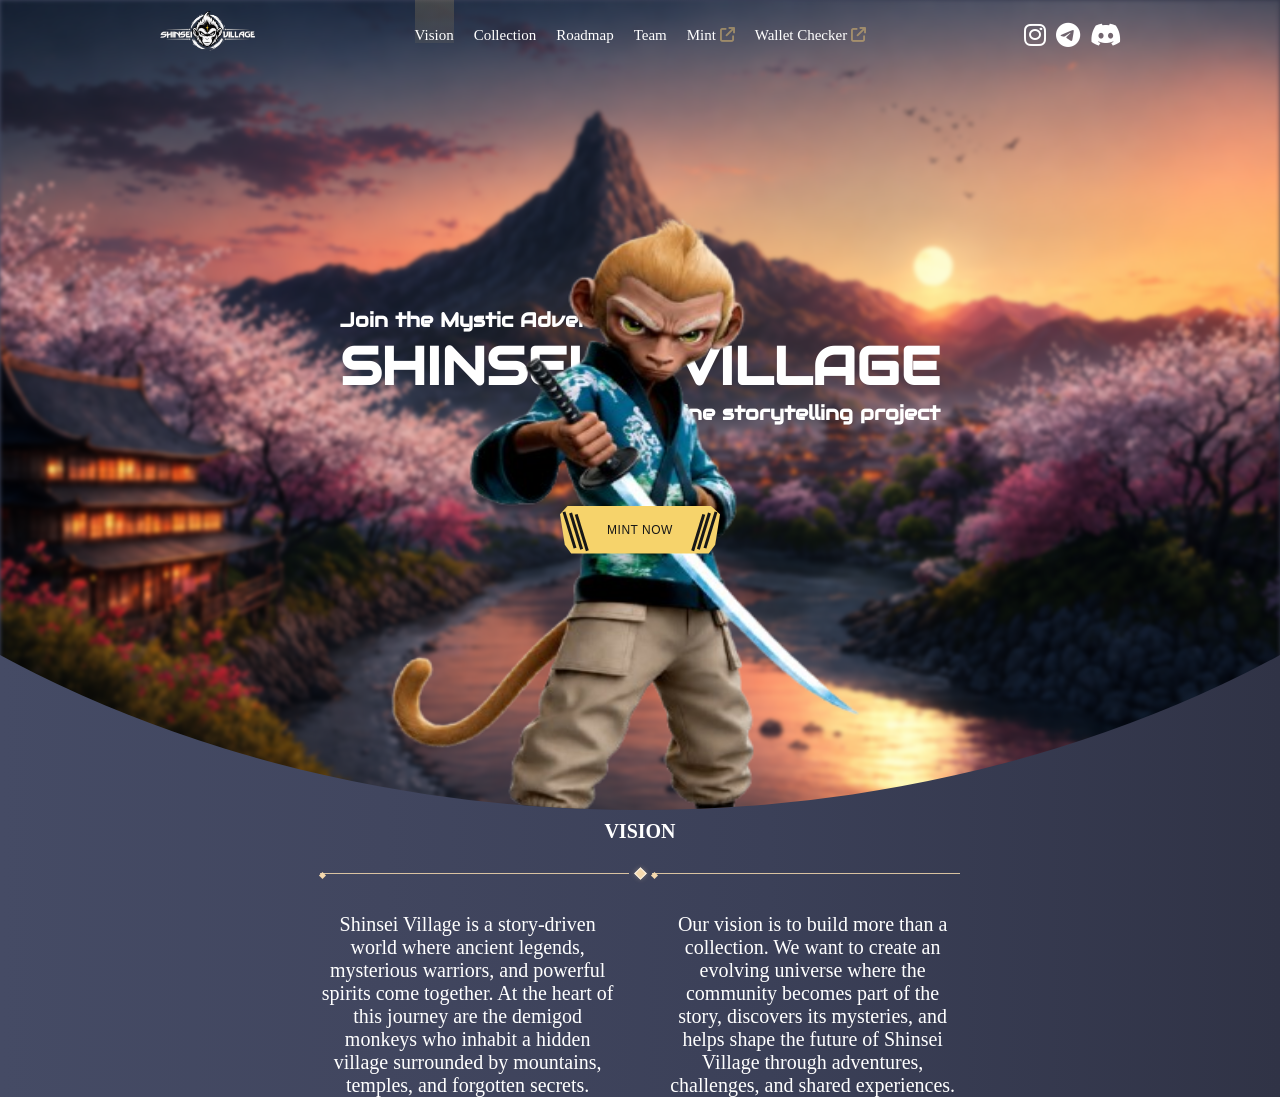
<file: Assignment-Third Project-Second/index.html>
<!DOCTYPE html>
<html lang="en">
<head>
    <meta charset="UTF-8">
    <meta name="viewport" content="width=device-width, initial-scale=1.0">
    <title>Document</title>
    <link rel="stylesheet" href="style.css">
    <link rel="stylesheet"
    href="https://cdnjs.cloudflare.com/ajax/libs/font-awesome/6.5.2/css/all.min.css"
    />
    <link rel="preconnect" href="https://fonts.googleapis.com">
    <link rel="preconnect" href="https://fonts.gstatic.com" crossorigin>

    <link
    href="https://fonts.googleapis.com/css2?family=Audiowide&display=swap"
    rel="stylesheet">
</head>
<body>
    <header class="top-image-container">
        <img src="./background-image.png" alt="" class="backgroung-image">
        <nav>
            <div class="left-logo">
                <img src="./sensei-logo.png" alt="SenSei-Logox">
            </div>

            <div class="links">
                <ul>
                    <li><a href="#" class="navlinksFirst">Vision</a></li>
                    <li><a href="#" class="navlinks">Collection</a></li>
                    <li><a href="#" class="navlinks">Roadmap</a></li>
                    <li><a href="#" class="navlinks">Team</a></li>
                    <li>
                        <a href="#">Mint</a>
                        <i class="fa-solid fa-arrow-up-right-from-square"></i>
                    </li>
                    <li>
                        <a href="#">Wallet Checker</a>
                        <i class="fa-solid fa-arrow-up-right-from-square"></i>
                    </li>
                </ul>
            </div>

            <div class="right-links">
                    <i class="fa-brands fa-instagram"></i>
                    <i class="fa-brands fa-telegram"></i>
                    <i class="fa-brands fa-discord"></i>
            </div>

        </nav>

        <section>
            <div>
                <h4 class="leftHeading">Join the Mystic Adventure</h4>
                <h1>SHINSEI VILLAGE</h1>
                <h4 class="rightHeading">Genuine storytelling project</h4>
            </div>

            <img src="./monkey-image.png" alt="Monkey-Image">

            <button class="mint-button">
                    <span class="mint-button__text">MINT NOW</span>

                    <span class="mint-button__slash mint-button__slash--left"></span>
                    <span class="mint-button__slash mint-button__slash--right"></span>
            </button>
        </section>
    </header>

    <main>
        <h4>VISION</h4>
        
        <div class="vision-divider">
            <span class="divider-side divider-left"></span>

            <span class="divider-diamond"></span>

            <span class="divider-side divider-right"></span>
        </div>

        <div class="textContainer">
            <div class="leftSideText">
                Shinsei Village is a story-driven world where ancient legends, mysterious warriors, and powerful spirits come together. At the heart of this journey are the demigod monkeys who inhabit a hidden village surrounded by mountains, temples, and forgotten secrets.
            </div>

            <div class="rightSideText">
                Our vision is to build more than a collection. We want to create an evolving universe where the community becomes part of the story, discovers its mysteries, and helps shape the future of Shinsei Village through adventures, challenges, and shared experiences.
            </div>
        </div>
    </main>

</body>
</html>
</file>
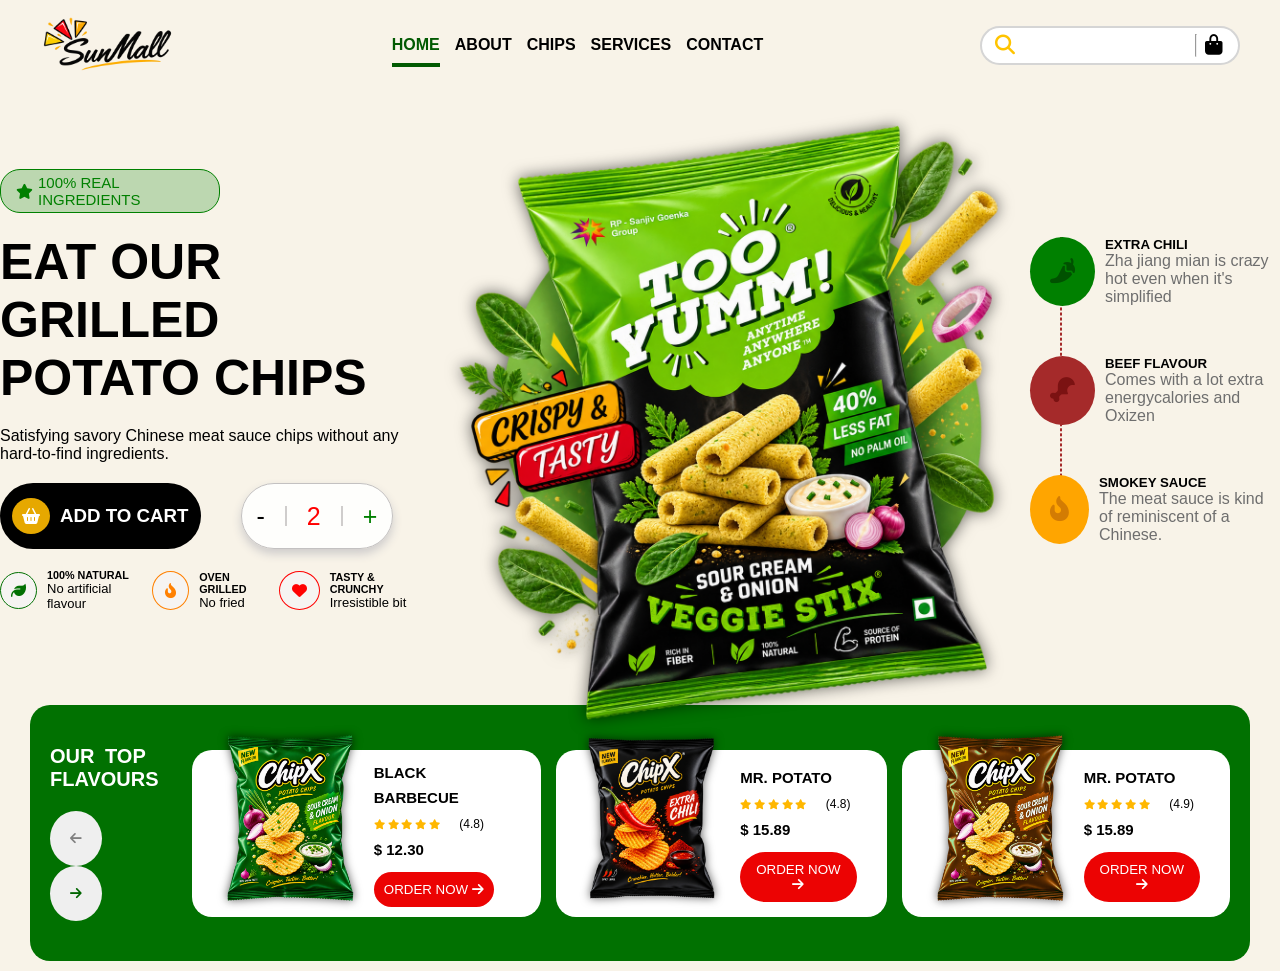
<file: Assignment-Third Project-Third/index.html>
<!DOCTYPE html>
<html lang="en">
<head>
    <meta charset="UTF-8">
    <meta name="viewport" content="width=device-width, initial-scale=1.0">
    <title>Document</title>
    <link rel="stylesheet" href="style.css">
    <link rel="stylesheet" href="https://cdnjs.cloudflare.com/ajax/libs/font-awesome/6.5.2/css/all.min.css">
</head>
<body>
    <header>
        <nav>
            <img src="./sunMall-logo.png" alt="SunMall-Logo">

            <div class="navigation-links">
                <ul>
                    <li><a href="#">HOME</a></li>
                    <li><a href="#">ABOUT</a></li>
                    <li><a href="#">CHIPS</a></li>
                    <li><a href="#">SERVICES</a></li>
                    <li><a href="#">CONTACT</a></li>
                </ul>
            </div>

            <div class="searchBar-container">
                <i class="fa-solid fa-magnifying-glass magnifying-glass"></i>
                <input type="search">
                <hr>
                <i class="fa-solid fa-bag-shopping shopping-bag"></i>
            </div>
        </nav>
    </header>

    <main>
        <section class="top-section">
            <div class="left-div">

                <div class="star-icon">
                    <i class="fa-solid fa-star"></i>
                    <p>100% REAL INGREDIENTS</p>    
                </div>

                <H1>EAT OUR GRILLED POTATO CHIPS</H1>

                <p>Satisfying savory Chinese meat sauce chips without any hard-to-find ingredients.</p>

                <div class="button-container">
                    <div class="add-cart-btn">
                        <div class="basket-icon">
                            <i class="fa-solid fa-basket-shopping"></i>
                        </div>

                        <h3>ADD TO CART</h3>
                    </div>

                    <div class="update-quantity">
                        <p class="decrease-quity">-</p>
                        <hr>
                        <p class="quantity">2</p>
                        <hr>
                        <p class="increase-quantity">+</p>
                    </div>
                </div>

                <div class="chips-feature">
                    <div class="left-feature feature">
                        <div class="left-icon-container left-icon-first">
                            <i class="fa-solid fa-leaf"></i>
                        </div>
                        
                        <div class="right-text">
                            <h5>100% NATURAL</h5>
                            <p>No artificial flavour</p>
                        </div>
                    </div>
                    
                    <div class="center-feature feature">
                        <div class="left-icon-container left-icon-second">
                            <i class="fa-solid fa-fire-flame-curved"></i>
                        </div>
                        
                        <div class="right-text">
                            <h5>OVEN GRILLED</h5>
                            <p>No fried</p>
                        </div>
                    </div>
                    
                    <div class="right-feature feature">
                        <div class="left-icon-container left-icon-third">
                            <i class="fa-solid fa-heart"></i>
                        </div>
                        
                        <div class="right-text">
                            <h5>TASTY & CRUNCHY</h5>
                            <p>Irresistible bit</p>
                        </div>
                    </div>
                </div>

            </div>

            <img src="./Chips-Png.png" alt="Chips-Png">
            
            <div class="right-div">
                
                <hr>

                <div class="top-flavour flavour-container">
                    <div class="chilly-icon right-icon-container">
                        <i class="fa-solid fa-pepper-hot"></i>
                    </div>

                    <div>
                        <h5>EXTRA CHILI</h5>
                        <p>Zha jiang mian is crazy hot even when it's simplified</p>
                    </div>
                </div>

                <div class="center-flavour flavour-container">
                    <div class="drumstick-icon right-icon-container">
                        <i class="fa-solid fa-drumstick-bite"></i>
                    </div>
                    <div>
                        <h5>BEEF FLAVOUR</h5>
                        <p>Comes with a lot extra energycalories and Oxizen</p>
                    </div>
                </div>


                <div class="bottom-flavour flavour-container">
                    <div class="flame-icon right-icon-container">
                        <i class="fa-solid fa-fire-flame-curved"></i>
                    </div>

                    <div>
                        <h5>SMOKEY SAUCE</h5>
                        <p>The meat sauce is kind of reminiscent of a Chinese.</p>
                    </div>
                </div>
            </div>
        </section>

        <section class="bottom-section">
            <div class="bottom-section-seprate">

                <div class="button-container">
                    <h5>OUR TOP FLAVOURS</h5>

                    <div class="left-btn">
                        <button class="left-btn">
                            <i class="fa-solid fa-arrow-left"></i>
                        </button>

                        <button class="right-btn">
                            <i class="fa-solid fa-arrow-right"></i>
                        </button>
                    </div>
                </div>

                <div class="green-packet-container packet-container">
                    <img src="./green-chips-packet.png" alt="Green-chips-packet">

                    <div class="chips-detail-container">
                        <h5>BLACK BARBECUE</h5>
                            <div class="star-contianer">
                                <div class="rating">
                                <i class="fa-solid fa-star"></i>
                                <i class="fa-solid fa-star"></i>
                                <i class="fa-solid fa-star"></i>
                                <i class="fa-solid fa-star"></i>
                                <i class="fa-solid fa-star"></i>
                            </div>
                            <p>(4.8)</p>
                        </div>
                        <h5>$ 12.30</h5>
                        
                        <button>
                            ORDER NOW
                            <i class="fa-solid fa-arrow-right"></i>
                        </button>
                    </div>
                </div>

                <div class="black-packet-container packet-container">
                    <img src="./black-chips-packet.png" alt="Black-chips-packet">

                    <div class="chips-detail-container">
                        <h5>MR. POTATO</h5>
                        <div class="star-contianer">
                            <div class="rating">
                                <i class="fa-solid fa-star"></i>
                                <i class="fa-solid fa-star"></i>
                                <i class="fa-solid fa-star"></i>
                                <i class="fa-solid fa-star"></i>
                                <i class="fa-solid fa-star"></i>
                            </div>
                            <p>(4.8)</p>
                        </div>
                        <h5>$ 15.89</h5>
                        
                        <button>
                            ORDER NOW
                            <i class="fa-solid fa-arrow-right"></i>
                        </button>
                    </div>
                </div>

                <div class="orange-packet-container packet-container">
                    <img src="./orange-chips-packet.png" alt="orange-chips-packet">   
                    
                    <div class="chips-detail-container">
                        <h5>MR. POTATO</h5>
                        <div class="star-contianer">
                            <div class="rating">
                                <i class="fa-solid fa-star"></i>
                                <i class="fa-solid fa-star"></i>
                                <i class="fa-solid fa-star"></i>
                                <i class="fa-solid fa-star"></i>
                                <i class="fa-solid fa-star"></i>
                            </div>
                            <p>(4.9)</p>
                        </div>
                        <h5>$ 15.89</h5>
                        
                        <button>
                            ORDER NOW
                            <i class="fa-solid fa-arrow-right"></i>
                        </button>
                    </div>
                </div>
        
            </div>

        </section>
        
    </main>
</body>
</html>
</file>
<file: Assignment-Third Project-Second/style.css>
* {
    margin: 0;
    padding: 0;
    box-sizing: border-box;
}

html,body {
    width: 100%;
    height: 100%;
}

body {
    background: linear-gradient(
        90deg,
        #454b65 0%,
        #41465f 30%,
        #3b4058 60%,
        #303346 100%
    );
    display: flex;
    flex-direction: column;
    gap: 10px;
}

/* top-image-container section start from here  */


.top-image-container nav {
    display: flex;
    justify-content: space-evenly;
    align-items: center;
}

.top-image-container {
    height: 90%;
    background-size: cover;
    background-position: center;
    clip-path: ellipse(85% 100% at 50% 0%);
}

.top-image-container .backgroung-image {
    position: absolute;
    height: 100%;
    width: 100%;
    z-index: -1;
    filter: blur(2px);
}


.top-image-container .links ul {
    display: flex;
    align-items: center;
    gap: 20px;
    list-style: none;
    font-size: 15px;
}

.top-image-container .links li i {
    color : rgba(226, 190, 112, 0.527);
    cursor: pointer;
}

.top-image-container .links ul a{
    color: white;
    text-decoration: none;
}   

.top-image-container .links ul .navlinksFirst {
  background: linear-gradient(
    180deg,
    rgba(226, 190, 112, 0.20) 0%,
    rgba(226, 190, 112, 0.08) 100%
  );

  padding-top: 30px;
}


.top-image-container .left-logo img{
    height: 65px;
    margin-top: 1px;
}

.top-image-container .right-links {
    font-size: 25px;
    color: white;
    display: flex;
    gap: 10px;
}

.top-image-container .right-links i {
    cursor: pointer;
}

.top-image-container section {
    display: flex;
    flex-direction: column;
    align-items: center;
    justify-content: center;
    height: 800px;
    font-size: 35px;
    color: white;
}

section div {
    margin-bottom: 160px;
    font-family: "Audiowide", sans-serif;
}

section div h1 {
    word-spacing: 80px;
}

section div h4{
    font-size: 20px;
}

.rightHeading {
    text-align: right;
}

.top-image-container section img {
    height: 800px;
    width: 760px;
    position: absolute;
    top: 190px;
}

.mint-button {
    position: relative;
    transform: translateY(-80px);
    width: 160px;
    height: 48px;

    border: 0;
    padding: 0;

    background: #f6d36b;
    color: #171717;

    font-family: Arial, sans-serif;
    font-size: 12px;
    font-weight: 500;
    letter-spacing: 0.5px;

    cursor: pointer;

    /* Irregular shape */
    clip-path: polygon(
        5% 0%,
        94% 0%,
        100% 18%,
        97% 82%,
        93% 100%,
        7% 100%,
        3% 82%,
        0% 18%
    );

    transition:
        transform 0.2s ease,
        filter 0.2s ease;
}

/* Main text */
.mint-button__text {
    position: relative;
    z-index: 5;

    display: flex;
    align-items: center;
    justify-content: center;

    width: 100%;
    height: 100%;
}

/* Left black brush/slash */
.mint-button__slash--left {
    position: absolute;
    z-index: 3;

    left: 8px;
    top: 5px;

    width: 3px;
    height: 38px;

    background: #171717;

    transform: rotate(-17deg);

    box-shadow:
        6px 3px 0 #171717,
        11px 6px 0 #171717;
}

/* Right black brush/slash */
.mint-button__slash--right {
    position: absolute;
    z-index: 3;

    right: 8px;
    top: 5px;

    width: 3px;
    height: 38px;

    background: #171717;

    transform: rotate(17deg);

    box-shadow:
        -6px 3px 0 #171717,
        -11px 6px 0 #171717;

}

/* Hover */
.mint-button:hover {
    filter: brightness(1.08);
}

/* top-image-container section ends here  */

/* main section start here  */

main {
    align-self: center;
    color: white;
    width: 50%;
    font-size: 20px;
    text-align: center;
}

main .textContainer {
    display: flex;  
    justify-content: center;
    gap: 50px;
}

.vision-divider {
    width: 100%;
    max-width: 920px;
    height: 20px;

    margin: 20px auto 30px;

    display: flex;
    align-items: center;
}

/* Horizontal line */
.divider-side {
    height: 1px;
    background: rgba(245, 218, 174, 0.85);
    flex: 1;
}

/* Small ends */
.divider-left::before,
.divider-right::after {
    content: "";

    display: block;

    width: 5px;
    height: 5px;

    background: #f5d9ae;

    transform: rotate(45deg);
}

/* Center diamond */
.divider-diamond {
    width: 9px;
    height: 9px;

    margin: 0 7px;

    background: #f5d9ae;

    transform: rotate(45deg);

    border: 1px solid rgba(255, 255, 255, 0.7);

    box-shadow: 0 0 5px rgba(245, 217, 174, 0.35);
}

/* main section ends here  */
</file>
<file: Assignment-Third Project-Third/style.css>
* {
    margin: 0;
    padding: 0;
    box-sizing: border-box;
}

html,body {
    width: 100%;
    height: 100%;
}

body {
    font-family: 'Gill Sans', 'Gill Sans MT', Calibri, 'Trebuchet MS', sans-serif;
    background-color: #F8F3E8;
}

/* Header Start From Here  */

header nav {
    display: flex;
    justify-content: space-between;
    align-items: center;
    padding: 0px 40px;
}

header nav img {
    height: 90px;
}

header .navigation-links ul {
    display: flex;
    list-style: none;
    gap: 15px;
}

.navigation-links ul li a{
    color: black;
    text-decoration: none;
    font-weight: bold;
}

.navigation-links ul li:nth-child(1) a {
    padding-bottom: 10px;
    border-bottom: 4px solid rgb(2, 90, 2);
    color: rgb(2, 90, 2);
}

header nav .searchBar-container {
    display: flex;
    align-items: center;
    position: relative;
}

header nav .searchBar-container i , header nav .searchBar-container hr{
    position: absolute;
    font-size: 20px;
}

header nav .searchBar-container hr {
    left: 215px;
    height: 23px;
}

header nav .searchBar-container .shopping-bag {
    left: 225px;
}


header nav .searchBar-container .magnifying-glass {
    color: rgb(255, 196, 0);
    left: 15px;
}

header nav .searchBar-container input{
    padding: 10px 50px;
    width: 260px;
    border-radius: 20px;
    border: 2px solid rgba(128, 128, 128, 0.333);
}

/* Header Ends  Here  */

/* main section start from here  */

/* ------------------------------------ section - first start*/

main .top-section {
    display: flex;
    align-items: center;
    justify-content: space-evenly;
}

main .top-section img {
    height: 600px;
    position: relative;
    top: 35px;
    filter: drop-shadow(0px 0px 8px rgba(0, 0, 0, 0.608));
}

main .top-section .left-div {
    width: 480px;
    display: flex;
    flex-direction: column;
    gap: 20px;
}

.top-section .left-div .star-icon {
    display: flex;
    align-items: center;
    gap: 5px;
    font-size: 15px;
    background-color: rgba(0, 128, 0, 0.244);
    border: 1.5px solid green;
    padding: 4px 0px 4px 15px;
    width: 220px;
    border-radius: 20px;
    color: green;
}

.top-section .left-div h1 {
    font-size: 50px;
}

.top-section .left-div .button-container {
    display: flex;
    gap: 40px;
}

.top-section .left-div .button-container div {
    display: flex;
    align-items: center;
    gap: 10px;
}

.top-section .left-div .button-container .add-cart-btn {
    background-color: black;
    color: white;
    padding: 15px 12px;
    border-radius: 45px;
    cursor: pointer;
}

.add-cart-btn .basket-icon {
    background-color: rgba(255, 187, 0, 0.903);
    border-radius: 50%;
    padding: 10px;
}

.top-section .left-div .button-container .update-quantity {
    background-color: rgba(255, 255, 255, 0.888);
    border: 1px solid rgb(195, 193, 193);
    border-radius: 45px;
    display: flex;
    padding: 15px;
    font-size: 25px;
    box-shadow: 0px 5px 10px rgb(206, 204, 204);
}

.update-quantity p:nth-child(1){
    color: black;
    cursor: pointer;
}

.update-quantity p:nth-child(3){
    color: red;
}

.update-quantity p:last-child{
    color: green;
    cursor: pointer;
}

.button-container .update-quantity hr {
    height: 20px;
    border: 1px solid rgba(154, 150, 150, 0.473);
    margin-right: 10px;
    margin-left: 10px;
}

main .top-section .chips-feature {
    display: flex;
    justify-content: space-between;
    font-size: 13px;
}

.chips-feature  .feature{
    display: flex;
    align-items: center;
    gap: 10px;
}

.chips-feature .feature .left-icon-container {
    background-color: rgba(246, 244, 244, 0.832);
    border-radius: 50%;
    font-size: 15px;
}

.feature .left-icon-first {
    border: 1px solid rgb(2, 112, 2);
    color: rgb(2, 112, 2);
    padding: 9px 10px; 
}

.feature .left-icon-second {
    border: 1px solid rgb(255, 129, 2);
    color: rgb(255, 129, 2);
    padding: 10px 12px; 
}

.feature .left-icon-third {
    border: 1px solid rgb(255, 2, 2);
    color: rgb(255, 2, 2);
    padding: 10px 12px; 
}

.top-section .right-div {
    display: flex;
    flex-direction: column;
    gap: 50px;
}

.top-section .right-div .flavour-container {
    display: flex;
    align-items: center;
    gap: 10px;
    width: 250px;
}

.right-div {
    position: relative;
}

.right-div hr {
    transform: rotate(180deg);
    position: absolute;
    left: 30px;
    height: 300px;
    z-index: -1;
    border: 1px dashed brown;
}

.right-div .flavour-container p{
    color: rgb(110, 110, 110);
}

.right-div .right-icon-container {
    background-color: red;
    padding: 20px;
    border-radius: 50%;
    font-size: 20px;
    font-size: 25px;
}

.right-div .chilly-icon {
    background-color: green;
    color: rgb(0, 81, 0);
}

.right-div .drumstick-icon {
    background-color: brown;
    color: rgb(123, 18, 18);
}

.right-div .flame-icon {
    background-color: orange;
    color: rgb(211, 124, 3);
}

/* ------------------------------------ section - first end*/

/* ------------------------------------ section - second start*/
.bottom-section {
    display: flex;
    justify-content: center;
    padding: 15px 30px 10px 30px;
}


.bottom-section .bottom-section-seprate{
    display: flex;
    justify-content: space-evenly;
    align-items: center;
    gap: 15px;
    width: 1600px;
    padding: 40px 20px 40px;
    border-radius: 20px;
    background-color: rgb(1, 113, 1);
}

.bottom-section-seprate .button-container h5 {
    font-size: 20px;
    width: 100px;
    margin-bottom: 20px;
    color: white;
    word-spacing: 5px;
}

.bottom-section-seprate .button-container button{
    padding: 20px;
    border-radius: 50%;
    border: none;
    margin-right: 10px;
    cursor: pointer;
}

.button-container .left-btn {
    color: grey;
}

.button-container .right-btn {
    color: rgb(0, 101, 0);
}

.bottom-section .packet-container {
    display: flex;
    align-items: center;
    background-color: white;
    display: flex;
    gap: 20px;
}

.bottom-section .packet-container  {
    border-radius: 20px;
    padding: 0px 30px 0px 30px;
}

.bottom-section .packet-container img {
    z-index: 2;
    height: 167px;

    position: relative;
    top: -15px;
    filter: drop-shadow(0px 0px 5px rgba(0, 0, 0, 0.642));
}

.packet-container .chips-detail-container {
    line-height: 25px;
}

.chips-detail-container .rating{
    display: inline-block;
    font-size: 10px;
    color: rgb(255, 183, 0);
}

.chips-detail-container .star-contianer p {
    display: inline;
    font-size: 12px;
    margin-left: 15px;
}

.chips-detail-container h5 {
    font-size: 15px;
}

.chips-detail-container button {
    background-color: rgb(236, 3, 3);
    border: none;
    color: white;
    padding: 10px;
    border-radius: 30px;
    cursor: pointer;
    margin-top: 10px;
}


/* ------------------------------------ section - second end*/

/* main section ends here  */
</file>
